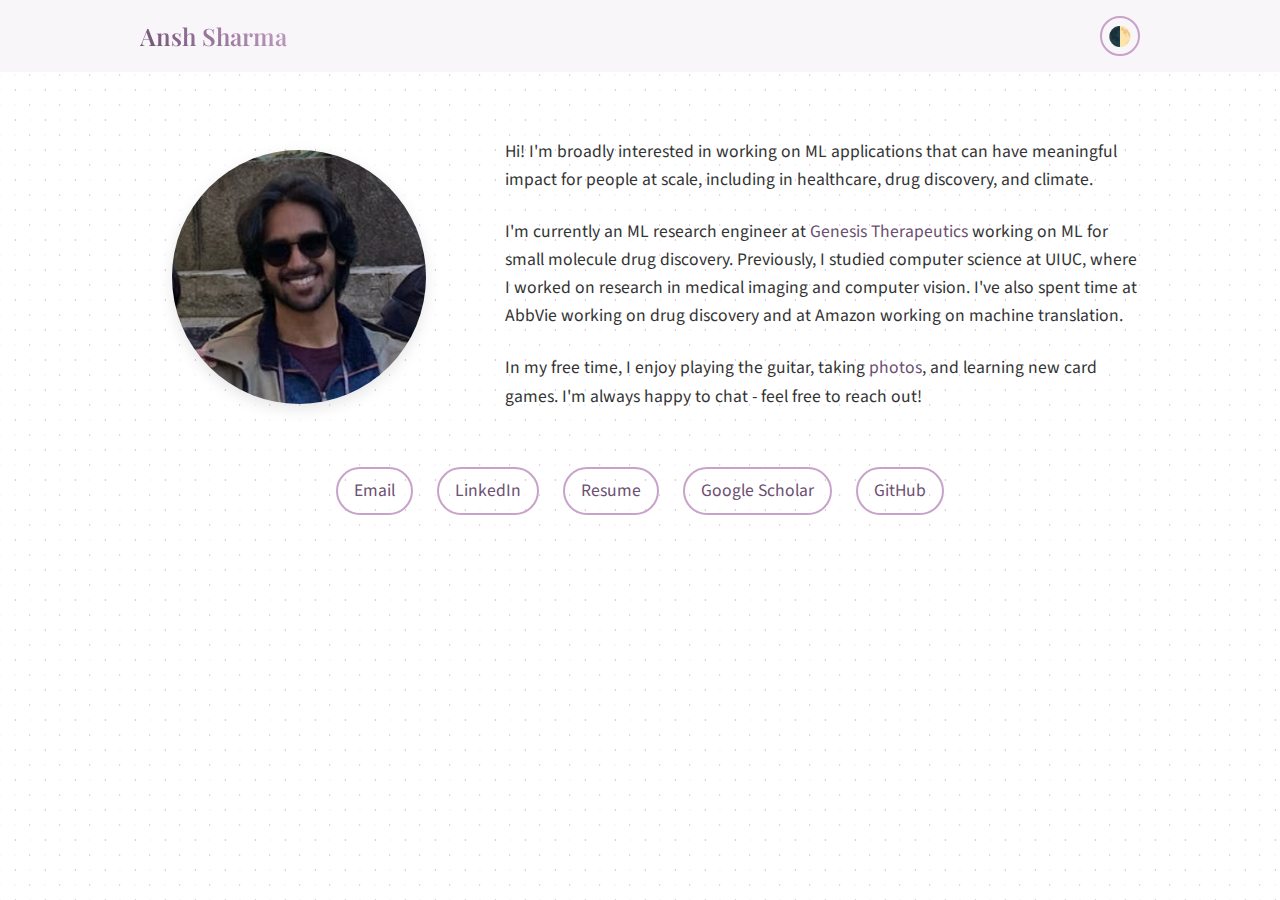
<file: index.html>
<!DOCTYPE html>
<html lang="en">
<head>
    <meta charset="UTF-8">
    <meta name="viewport" content="width=device-width, initial-scale=1.0">
    <title>Ansh Sharma</title>
    
    <!-- Google Analytics -->
<script async src="https://www.googletagmanager.com/gtag/js?id=G-CSBRJLRESB"></script>
<script>
  window.dataLayer = window.dataLayer || [];
  function gtag(){dataLayer.push(arguments);}
  gtag('js', new Date());
  gtag('config', 'G-CSBRJLRESB');
</script>

    <style>
        :root {
            --bg-color: #ffffff;
            --text-color: #333333;
            --accent-color: #C8A2C8;
            --link-color: #6B4E71;
            --hover-color: #9B6B9B;
            --nav-bg: rgba(200, 162, 200, 0.1);
            --dot-color-1: rgba(200, 162, 200, 0.4);
            --dot-color-2: rgba(155, 107, 155, 0.3);
        }

        [data-theme="dark"] {
            --bg-color: #1a1a1a;
            --text-color: #ffffff;
            --accent-color: #9B6B9B;
            --link-color: #C8A2C8;
            --hover-color: #DFB7DF;
            --nav-bg: rgba(155, 107, 155, 0.2);
            --dot-color-1: rgba(155, 107, 155, 0.3);
            --dot-color-2: rgba(200, 162, 200, 0.2);
        }

        body {
            font-family: 'Playfair Display', serif;
            line-height: 1.6;
            margin: 0;
            padding: 0;
            background: 
                radial-gradient(circle at 100% 50%, var(--dot-color-1) 1px, transparent 1px) 0 0/30px 30px,
                radial-gradient(circle at 0% 50%, var(--dot-color-2) 1px, transparent 1px) 15px 15px/30px 30px,
                radial-gradient(circle at 50% 50%, var(--dot-color-1) 0.7px, transparent 0.7px) 7.5px 7.5px/15px 15px,
                var(--bg-color);
            animation: gradientShift 20s ease infinite;
            color: var(--text-color);
            transition: background-color 0.3s, color 0.3s;
        }

        @keyframes gradientShift {
            0% {
                background-position: 0% 0%, 15px 15px, 7.5px 7.5px;
            }
            50% {
                background-position: 15px 0%, 30px 15px, 15px 7.5px;
            }
            100% {
                background-position: 0% 0%, 15px 15px, 7.5px 7.5px;
            }
        }

        .nav-container {
            background-color: var(--nav-bg);
            padding: 1rem 0;
            position: sticky;
            top: 0;
            backdrop-filter: blur(10px);
            z-index: 1000;
        }

        nav {
            max-width: 1000px;
            margin: 0 auto;
            padding: 0 2rem;
            display: flex;
            justify-content: space-between;
            align-items: center;
        }

        .nav-name {
            font-family: 'Playfair Display', serif;
            font-size: 1.5rem;
            font-weight: 600;
            margin: 0;
            background: linear-gradient(45deg, var(--link-color), var(--accent-color));
            -webkit-background-clip: text;
            -webkit-text-fill-color: transparent;
            transition: opacity 0.3s;
        }

        .nav-name:hover {
            opacity: 0.8;
        }

        .theme-toggle {
            background: none;
            border: 2px solid var(--accent-color);
            border-radius: 50%;
            cursor: pointer;
            color: var(--text-color);
            font-size: 1.2rem;
            width: 40px;
            height: 40px;
            display: flex;
            align-items: center;
            justify-content: center;
            transition: all 0.3s;
        }

        .theme-toggle:hover {
            background-color: var(--accent-color);
            transform: scale(1.1);
        }

        .container {
            max-width: 1000px;
            margin: 2rem auto;
            padding: 0 2rem;
        }

        .profile-section {
            display: grid;
            grid-template-columns: 1fr 2fr;
            gap: 3rem;
            margin: 3rem 0;
            align-items: center;
        }

        .image-container {
            display: flex;
            align-items: center;
            justify-content: center;
            height: 100%;
        }

        .profile-image {
            width: 80%;
            border-radius: 50%;
            aspect-ratio: 1;
            object-fit: cover;
            transition: transform 0.3s;
            box-shadow: 0 5px 15px rgba(0,0,0,0.1);
            margin: 0;
        }

        .profile-image:hover {
            transform: scale(1.02);
        }

        .content {
            font-family: 'Source Sans Pro', sans-serif;
            font-size: 1.1rem;
        }

        .content p {
            margin-bottom: 1.5rem;
        }

        a {
            color: var(--link-color);
            text-decoration: none;
            transition: all 0.3s;
            padding: 0.2rem 0;
            border-bottom: 2px solid transparent;
        }

        a:hover {
            color: var(--hover-color);
            border-bottom: 2px solid var(--hover-color);
        }

        .social-links {
            margin-top: 2rem;
            display: flex;
            gap: 1.5rem;
            justify-content: center;
            position: absolute;
            left: 50%;
            transform: translateX(-50%);
            width: 100%;
            max-width: 1000px;
        }

        .social-links a {
            padding: 0.5rem 1rem;
            border: 2px solid var(--accent-color);
            border-radius: 25px;
            transition: all 0.3s;
        }

        .social-links a:hover {
            background-color: var(--accent-color);
            color: var(--bg-color);
            transform: translateY(-2px);
        }

        @media (max-width: 768px) {
            .profile-section {
                grid-template-columns: 1fr;
            }
            
            .profile-image {
                max-width: 250px;
                margin: 0 auto;
            }

            .social-links {
                position: relative;
                transform: none;
                left: auto;
                flex-wrap: wrap;
                justify-content: center;
            }
        }
    </style>
    <link href="https://fonts.googleapis.com/css2?family=Playfair+Display:wght@400;600&family=Source+Sans+Pro:wght@400;600&display=swap" rel="stylesheet">
</head>
<body>
    <div class="nav-container">
        <nav>
            <h1 class="nav-name">Ansh Sharma</h1>
            <button class="theme-toggle" onclick="toggleTheme()">🌓</button>
        </nav>
      </div>

    <div class="container">
        <div class="profile-section">
            <div class="image-container">
                <img src="./images/avatar.png" alt="Ansh Sharma" class="profile-image">
       </div>
            <div class="content">
                <p>
                    Hi! I'm broadly interested in working on ML applications that can have 
                    meaningful impact for people at scale, including in healthcare, drug discovery, and climate. 
                </p>
                <p>
                    I'm currently an ML research engineer at <a href="https://www.genesistherapeutics.ai">Genesis Therapeutics</a> 
                    working on ML for small molecule drug discovery. Previously, I studied computer science at UIUC, where I worked on 
                    research in medical imaging and computer vision. I've also spent time at AbbVie working 
                    on drug discovery and at Amazon working on machine translation. 
                </p>
                <p>
                    In my free time, I enjoy playing the guitar, taking <a href="./gallery.html">photos</a>, and learning new card games. I'm always happy to chat - feel free to reach out!
                </p>
                <div class="social-links">
                    <a href="mailto:hello@anshgs.com">Email</a>
                    <a href="https://www.linkedin.com/in/anshgs/">LinkedIn</a>
                    <a href="./files/resume.pdf">Resume</a>
                    <a href="https://scholar.google.com/citations?user=i6lNFGYAAAAJ&hl=en">Google Scholar</a>
                    <a href="https://github.com/anshgs">GitHub</a>
          </div>
          </div>
          </div>
          </div>

    <script>
        function toggleTheme() {
            document.body.dataset.theme = 
                document.body.dataset.theme === 'dark' ? 'light' : 'dark';
            localStorage.setItem('theme', document.body.dataset.theme);
        }

        // Load saved theme preference
        const savedTheme = localStorage.getItem('theme') || 
            (window.matchMedia('(prefers-color-scheme: dark)').matches ? 'dark' : 'light');
        document.body.dataset.theme = savedTheme;
    </script>
</body>
</html>
</file>
